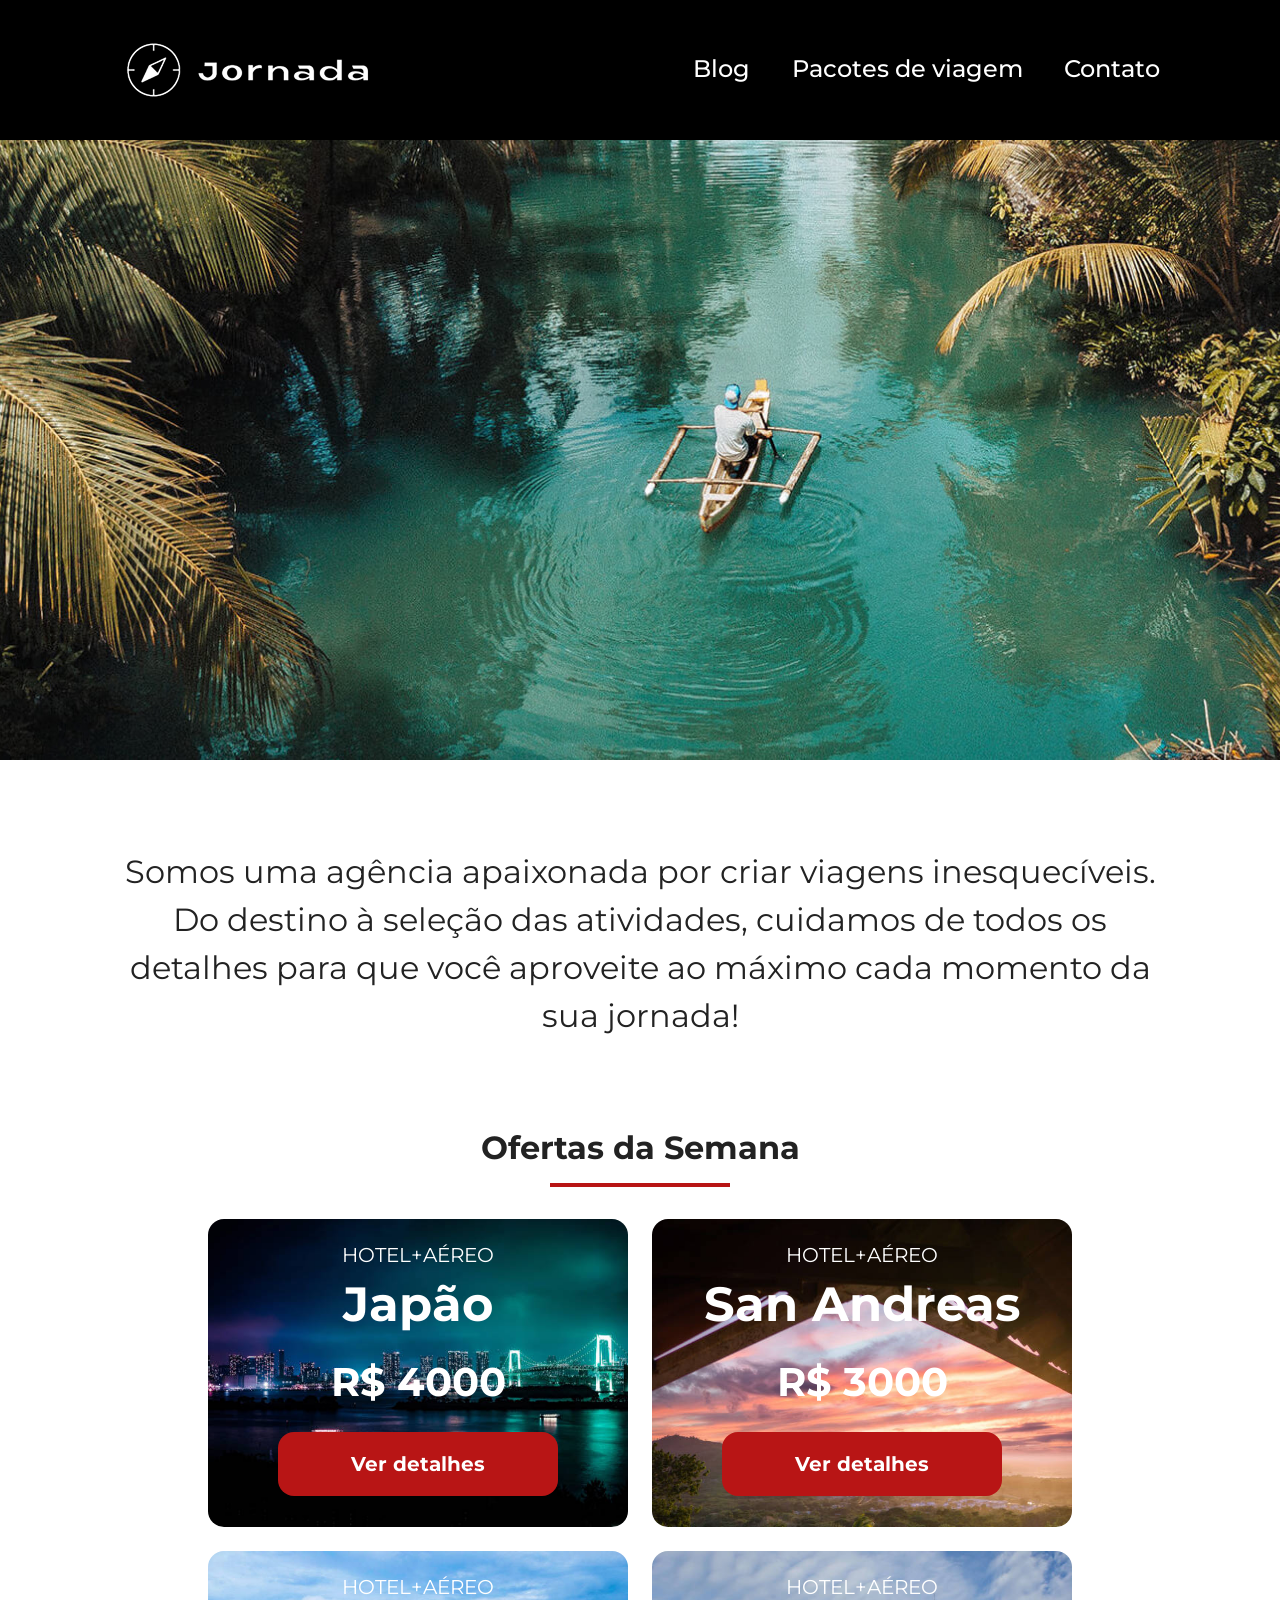
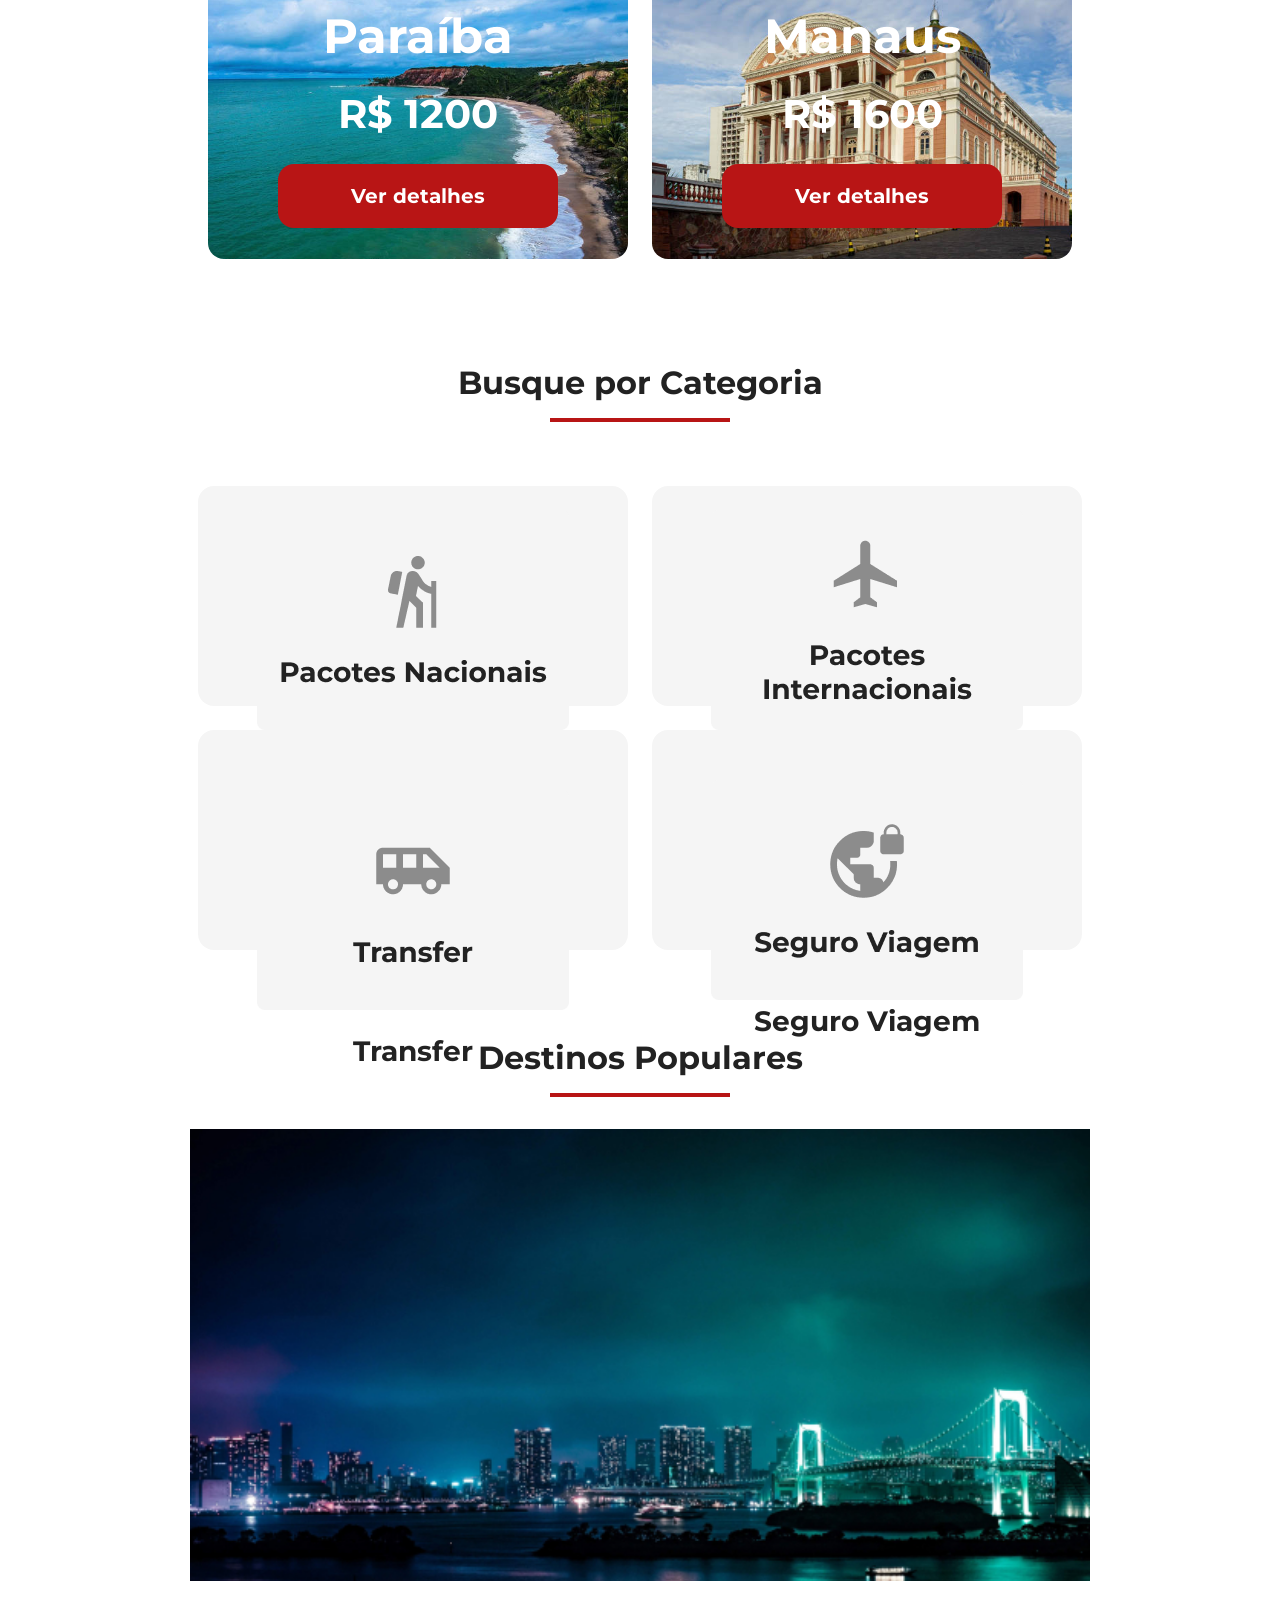
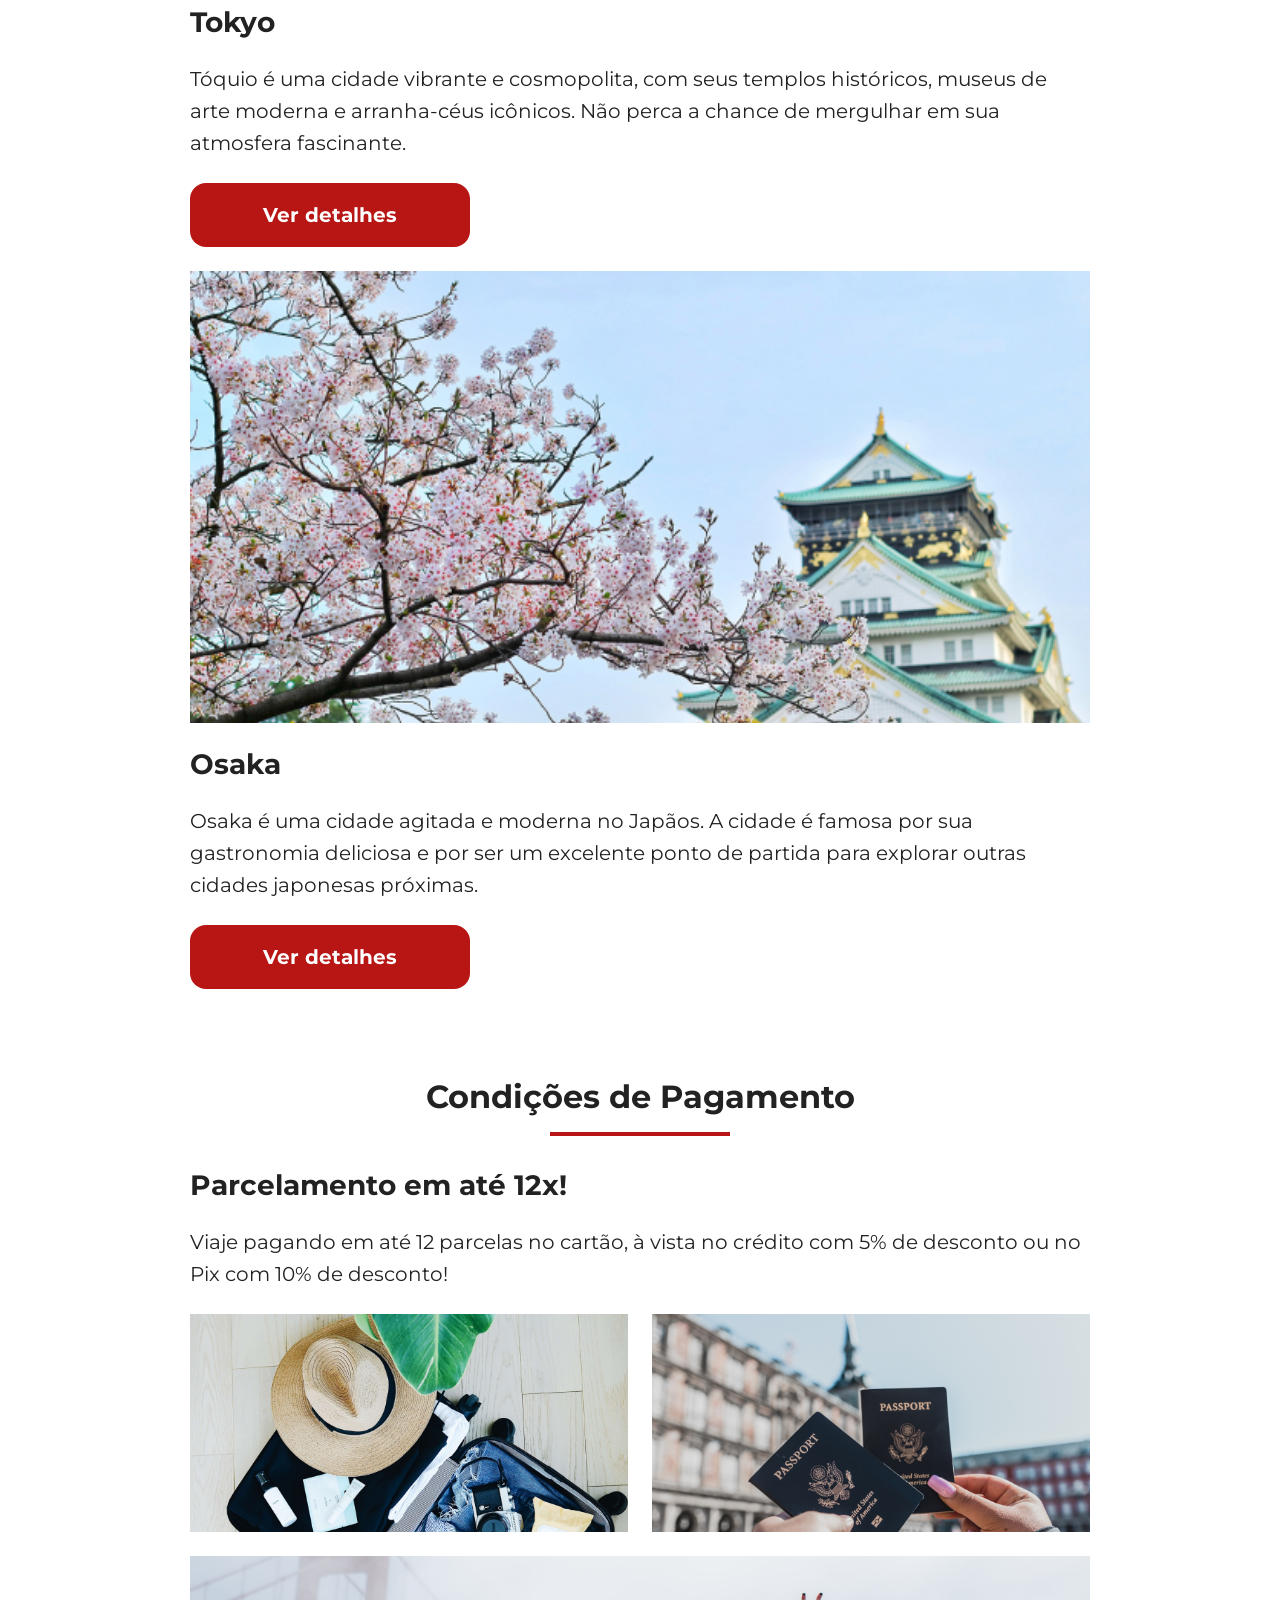
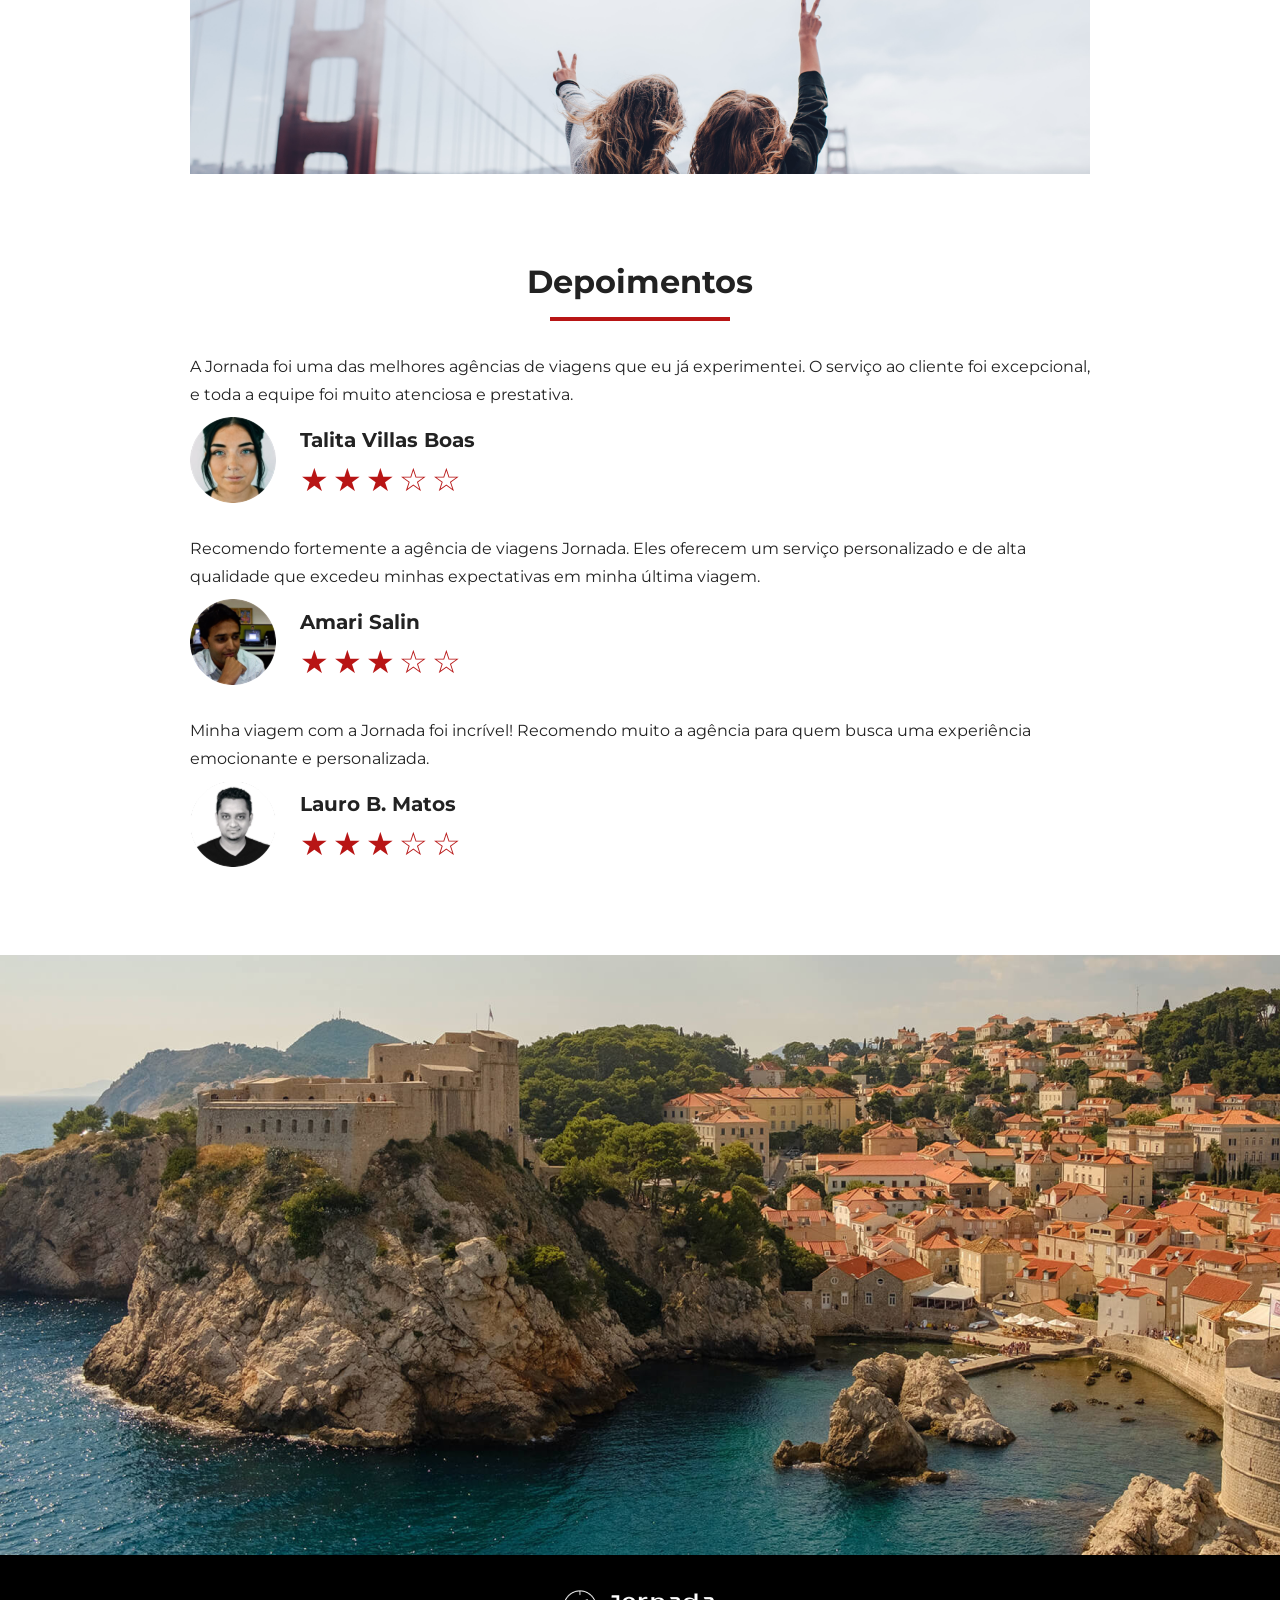
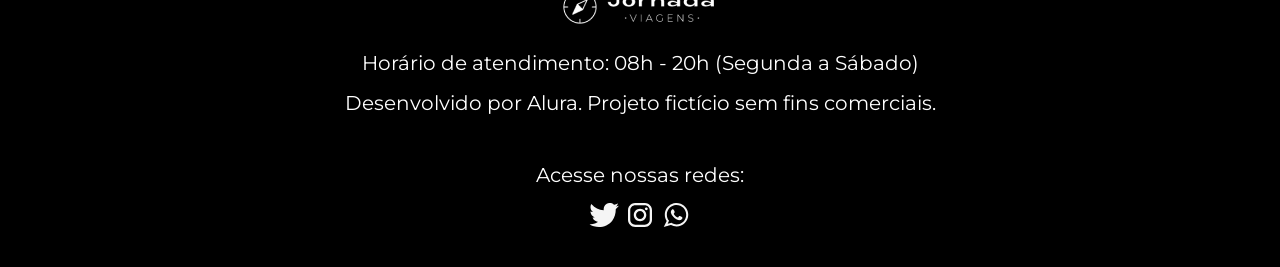
<file: index.html>
<!doctype html>
<html lang="pt-BR">
  <head>
    <meta charset="UTF-8" />
    <meta name="viewport" content="width=device-width, initial-scale=1.0" />
    <meta
      name="description"
      content="Jornada Viagens,uma agência apaixonada por criar viagens inesquecíveis"
    />

    <meta name="og:title" content="Jornada Viagens" />
    <meta
      name="og:description"
      content="Jornada Viagens,uma agência apaixonada por criar viagens inesquecíveis"
    />
    <meta
      name="og:image"
      content="https://mateus12.github.io/jornada-viagens/img/logo-footer.png"
    />
    <meta name="og:type" content="website" />
    <meta name="og:url" content="https://mateus12.github.io/jornada-viagens" />

    <link rel="icon" href="favicon-branco.png" type="image/png" />
    <link rel="stylesheet" href="./css/style.css" />

    <title>Jornada Viagens</title>
  </head>
  <body>
    <header class="main-header">
      <a class="logo" href="index.html" title="voltar para a página inicial">
        <img
          class="img-mobile"
          src="img/bussola-jornada-branco.png"
          alt="Bussola do logo Jornada Viagens na cor branca"
        />
        <img
          class="img-desktop"
          src="img/bussola-texto-jornada-branco.png"
          alt="Logo Jornada Viagens na cor branca"
        />
      </a>
      <div class="navigation-menu">
        <label for="menu">
          <img src="img/menu.png" alt="menu" />
        </label>
        <input type="checkbox" id="menu" hidden />
        <nav>
          <ul class="list-links">
            <li>
              <a href="blog.html" target="_blank" title="Acessar Blog">Blog</a>
            </li>
            <li>
              <a
                href="pacote-de-viagens.html"
                target="_blank"
                title="Acessar Pacotes de viagem"
                >Pacotes de viagem</a
              >
            </li>
            <li>
              <a href="contato.html" target="_blank" title="Acessar Contato"
                >Contato</a
              >
            </li>
          </ul>
        </nav>
      </div>
    </header>
    <section class="hero">
      <div class="hero-img"></div>
      <h2>
        Somos uma agência apaixonada por criar viagens inesquecíveis. Do destino
        à seleção das atividades, cuidamos de todos os detalhes para que você
        aproveite ao máximo cada momento da sua jornada!
      </h2>
    </section>
    <section class="offers">
      <div class="section-title">
        <h2>Ofertas da Semana</h2>
        <hr />
      </div>
      <div class="offers-cards">
        <article class="card japao">
          <header>
            <p>HOTEL+AÉREO</p>
            <h3>
              Japão <br />
              <span>R$ 4000</span>
            </h3>
          </header>
          <footer>
            <a href="#" class="button">Ver detalhes</a>
          </footer>
        </article>
        <article class="card san-andreas">
          <header>
            <p>HOTEL+AÉREO</p>
            <h3>
              San Andreas <br />
              <span>R$ 3000</span>
            </h3>
          </header>
          <footer>
            <a href="#" class="button">Ver detalhes</a>
          </footer>
        </article>
        <article class="card paraiba">
          <header>
            <p>HOTEL+AÉREO</p>
            <h3>
              Paraíba <br />
              <span>R$ 1200</span>
            </h3>
          </header>
          <footer>
            <a href="#" class="button">Ver detalhes</a>
          </footer>
        </article>
        <article class="card manaus">
          <header>
            <p>HOTEL+AÉREO</p>
            <h3>
              Manaus <br />
              <span>R$ 1600</span>
            </h3>
          </header>
          <footer>
            <a href="#" class="button">Ver detalhes</a>
          </footer>
        </article>
      </div>
    </section>
    <section class="categories">
      <div class="section-title">
        <h2>Busque por Categoria</h2>
        <hr />
      </div>
      <div class="categories-cards">
        <a
          class="card"
          href="#"
          target="_blank"
          title="Busque pela categoria Pacotes Nacionais"
        >
          <img
            src="img/icone-caminhada.png"
            alt="ícone cinza representando uma pessoa fazendo tracking"
          />
          <h3 class="content-title">
            Pacotes<br />
            Nacionais
          </h3>
        </a>

        <a
          class="card"
          href="#"
          target="_blank"
          title="Busque pela categoria Pacotes Internacionais"
        >
          <img
            src="img/icone-aviao.png"
            alt="ícone cinza representando um avião"
          />
          <h3 class="content-title">
            Pacotes <br />
            Internacionais
          </h3>
        </a>
        <a
          class="card single-line transfer"
          href="#"
          target="_blank"
          title="Busque pela categoria Transfer"
        >
          <img
            src="img/icone-onibus.png"
            alt="ícone cinza representando um ônibus"
          />
          <h3 class="content-title">Transfer</h3>
        </a>
        <a
          class="card single-line"
          href="#"
          target="_blank"
          title="Busque pela categoria Seguro Viagem"
        >
          <img
            src="img/icone-planeta.png"
            alt="ícone cinza representando o planeta terra com um cadeado"
          />
          <h3 class="content-title">Seguro Viagem</h3>
        </a>
      </div>
    </section>
    <section class="destinations">
      <div class="section-title">
        <h2>Destinos Populares</h2>
        <hr />
      </div>
      <div class="destination-items">
        <article class="item tokyo">
          <header>
            <div class="img-item"></div>
            <h3 class="content-title">Tokyo</h3>
          </header>
          <p class="content-text">
            Tóquio é uma cidade vibrante e cosmopolita, com seus templos
            históricos, museus de arte moderna e arranha-céus icônicos. Não
            perca a chance de mergulhar em sua atmosfera fascinante.
          </p>
          <footer>
            <a
              href="#"
              class="button"
              target="_blank"
              title="Veja mais detalhes do destino Tokyo"
              >Ver detalhes</a
            >
          </footer>
        </article>
        <article class="item osaka">
          <header>
            <div class="img-item"></div>
            <h3 class="content-title">Osaka</h3>
          </header>
          <p class="content-text">
            Osaka é uma cidade agitada e moderna no Japãos. A cidade é famosa
            por sua gastronomia deliciosa e por ser um excelente ponto de
            partida para explorar outras cidades japonesas próximas.
          </p>
          <footer>
            <a
              href="#"
              class="button"
              target="_blank"
              title="Veja mais detalhes do destino Osaka"
              >Ver detalhes</a
            >
          </footer>
        </article>
      </div>
    </section>
    <section class="payments">
      <div class="section-title">
        <h2>Condições de Pagamento</h2>
        <hr />
      </div>
      <div class="content-container">
        <div class="text-content">
          <h3 class="content-title">Parcelamento em até 12x!</h3>
          <p class="content-text">
            Viaje pagando em até 12 parcelas no cartão, à vista no crédito com
            5% de desconto ou no Pix com 10% de desconto!
          </p>
        </div>
        <div class="image-gallery">
          <div class="image first"></div>
          <div class="image second"></div>
          <div class="image thirdy colspan-2"></div>
        </div>
      </div>
    </section>
    <section class="testimonials">
      <div class="section-title">
        <h2>Depoimentos</h2>
        <hr />
      </div>
      <div class="testimonial-container">
        <article>
          <header>
            <p>
              A Jornada foi uma das melhores agências de viagens que eu já
              experimentei. O serviço ao cliente foi excepcional, e toda a
              equipe foi muito atenciosa e prestativa.
            </p>
          </header>
          <footer>
            <img
              src="img/avatar-talita.png"
              alt="imagem de perfil da cliente Talita Villas Boas"
            />
            <div class="profile-content">
              <h3>Talita Villas Boas</h3>
              <div class="rating">
                <span class="star">★</span>
                <span class="star">★</span>
                <span class="star">★</span>
                <span class="star">☆</span>
                <span class="star">☆</span>
              </div>
            </div>
          </footer>
        </article>
        <article>
          <header>
            <p>
              Recomendo fortemente a agência de viagens Jornada. Eles oferecem
              um serviço personalizado e de alta qualidade que excedeu minhas
              expectativas em minha última viagem.
            </p>
          </header>
          <footer>
            <img
              src="img/avatar-amari.png"
              alt="imagem de perfil do cliente Amari Salin"
            />
            <div class="profile-content">
              <h3>Amari Salin</h3>
              <div class="rating">
                <span class="star">★</span>
                <span class="star">★</span>
                <span class="star">★</span>
                <span class="star">☆</span>
                <span class="star">☆</span>
              </div>
            </div>
          </footer>
        </article>
        <article>
          <header>
            <p>
              Minha viagem com a Jornada foi incrível! Recomendo muito a agência
              para quem busca uma experiência emocionante e personalizada.
            </p>
          </header>
          <footer>
            <img
              src="img/avatar-lauro.png"
              alt="imagem de perfil do cliente Lauro B. Matos"
            />
            <div class="profile-content">
              <h3>Lauro B. Matos</h3>
              <div class="rating">
                <span class="star">★</span>
                <span class="star">★</span>
                <span class="star">★</span>
                <span class="star">☆</span>
                <span class="star">☆</span>
              </div>
            </div>
          </footer>
        </article>
      </div>
    </section>
    <section class="bottom-hero">
      <div class="hero-img"></div>
    </section>
    <footer class="main-footer">
      <div class="footer-content">
        <img src="img/logo-footer.png" alt="logo completo Jornada Viagens" />
        <p>Horário de atendimento: 08h - 20h (Segunda a Sábado)</p>
        <p>Desenvolvido por Alura. Projeto fictício sem fins comerciais.</p>
      </div>
      <div class="footer-social">
        <p>Acesse nossas redes:</p>

        <a href="#" target="_blank" title="Acesse o Twitter do Jornada Viagens"
          ><img
            src="img/icone-twitter.svg"
            alt="icone do Twitter na cor branca"
        /></a>

        <a
          href="#"
          target="_blank"
          title="Acesse o Instagram do Jornada Viagens"
          ><img
            src="img/icone-instagram.svg"
            alt="icone do Instagram na cor branca"
        /></a>

        <a href="#" target="_blank" title="Entre em contato através do whatsapp"
          ><img
            src="img/icone-whatsapp.svg"
            alt="icone do whatsapp na cor branca"
        /></a>
      </div>
    </footer>
  </body>
</html>
</file>
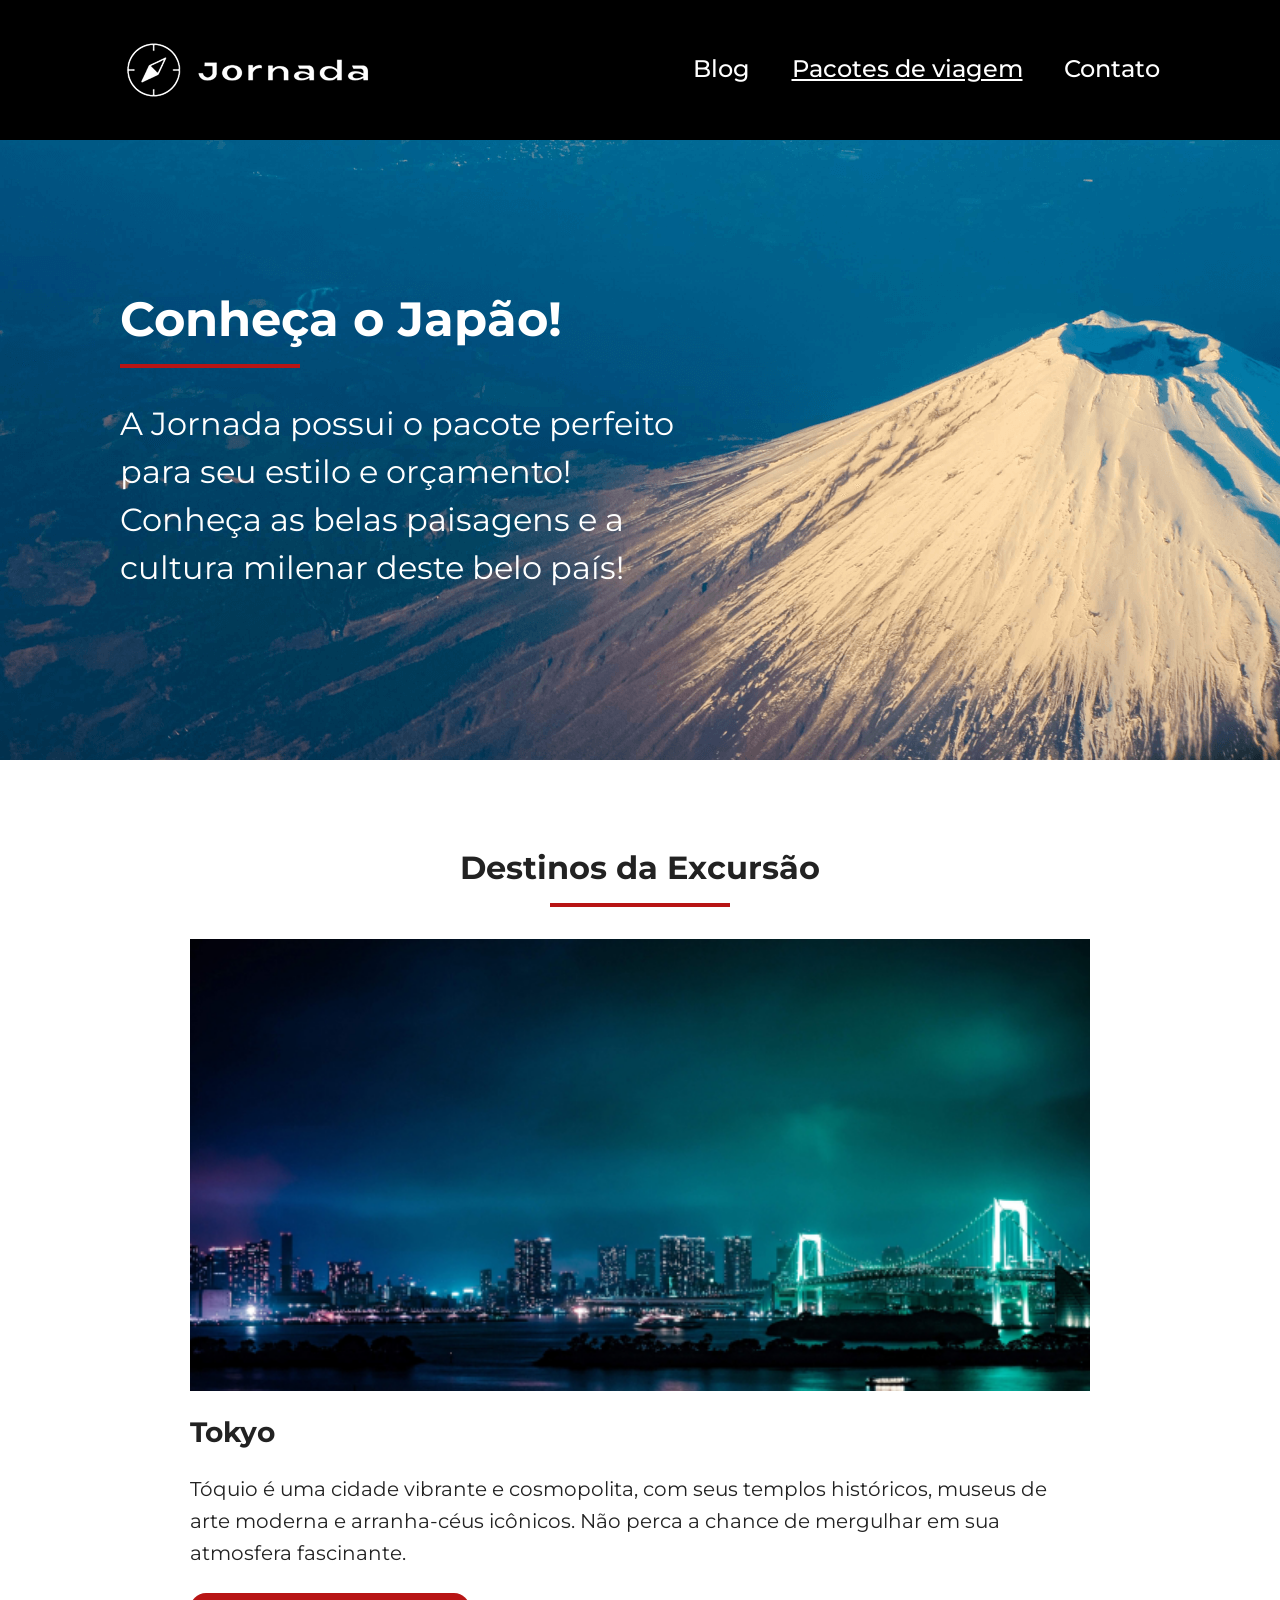
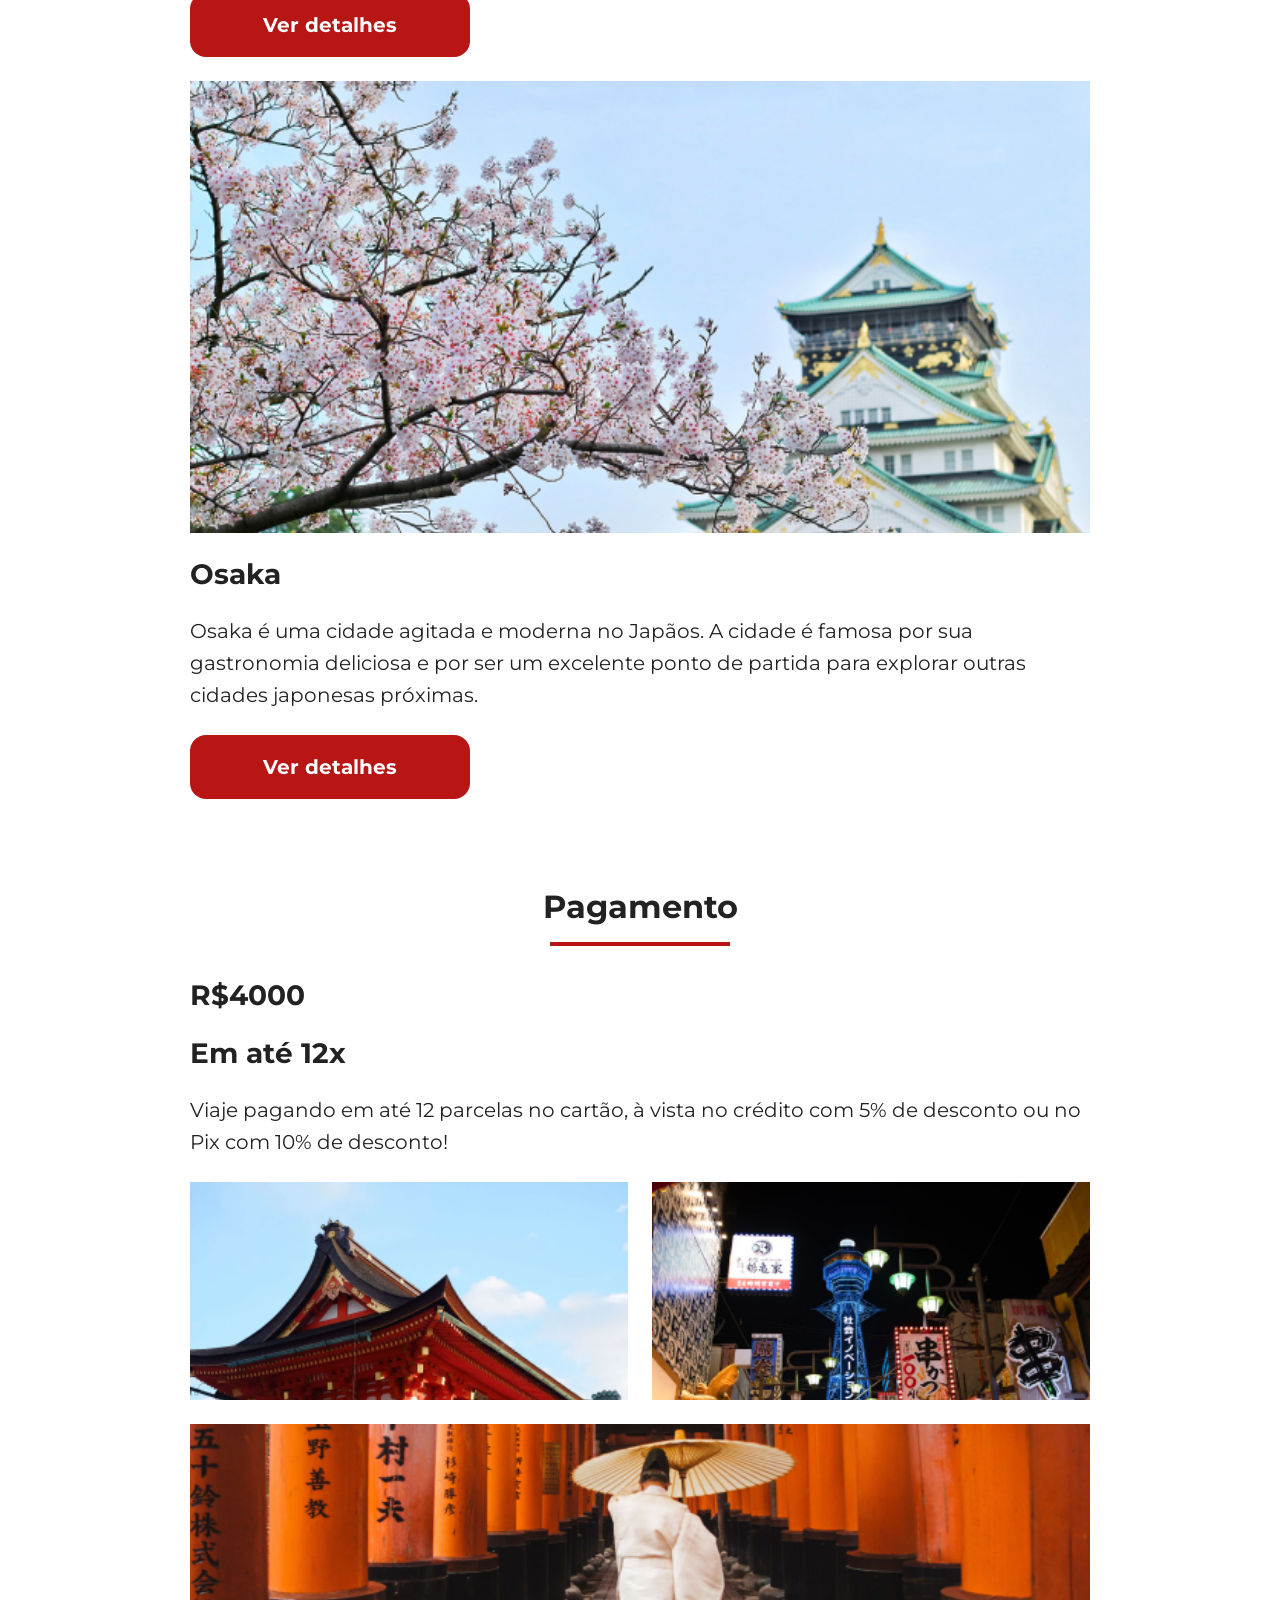
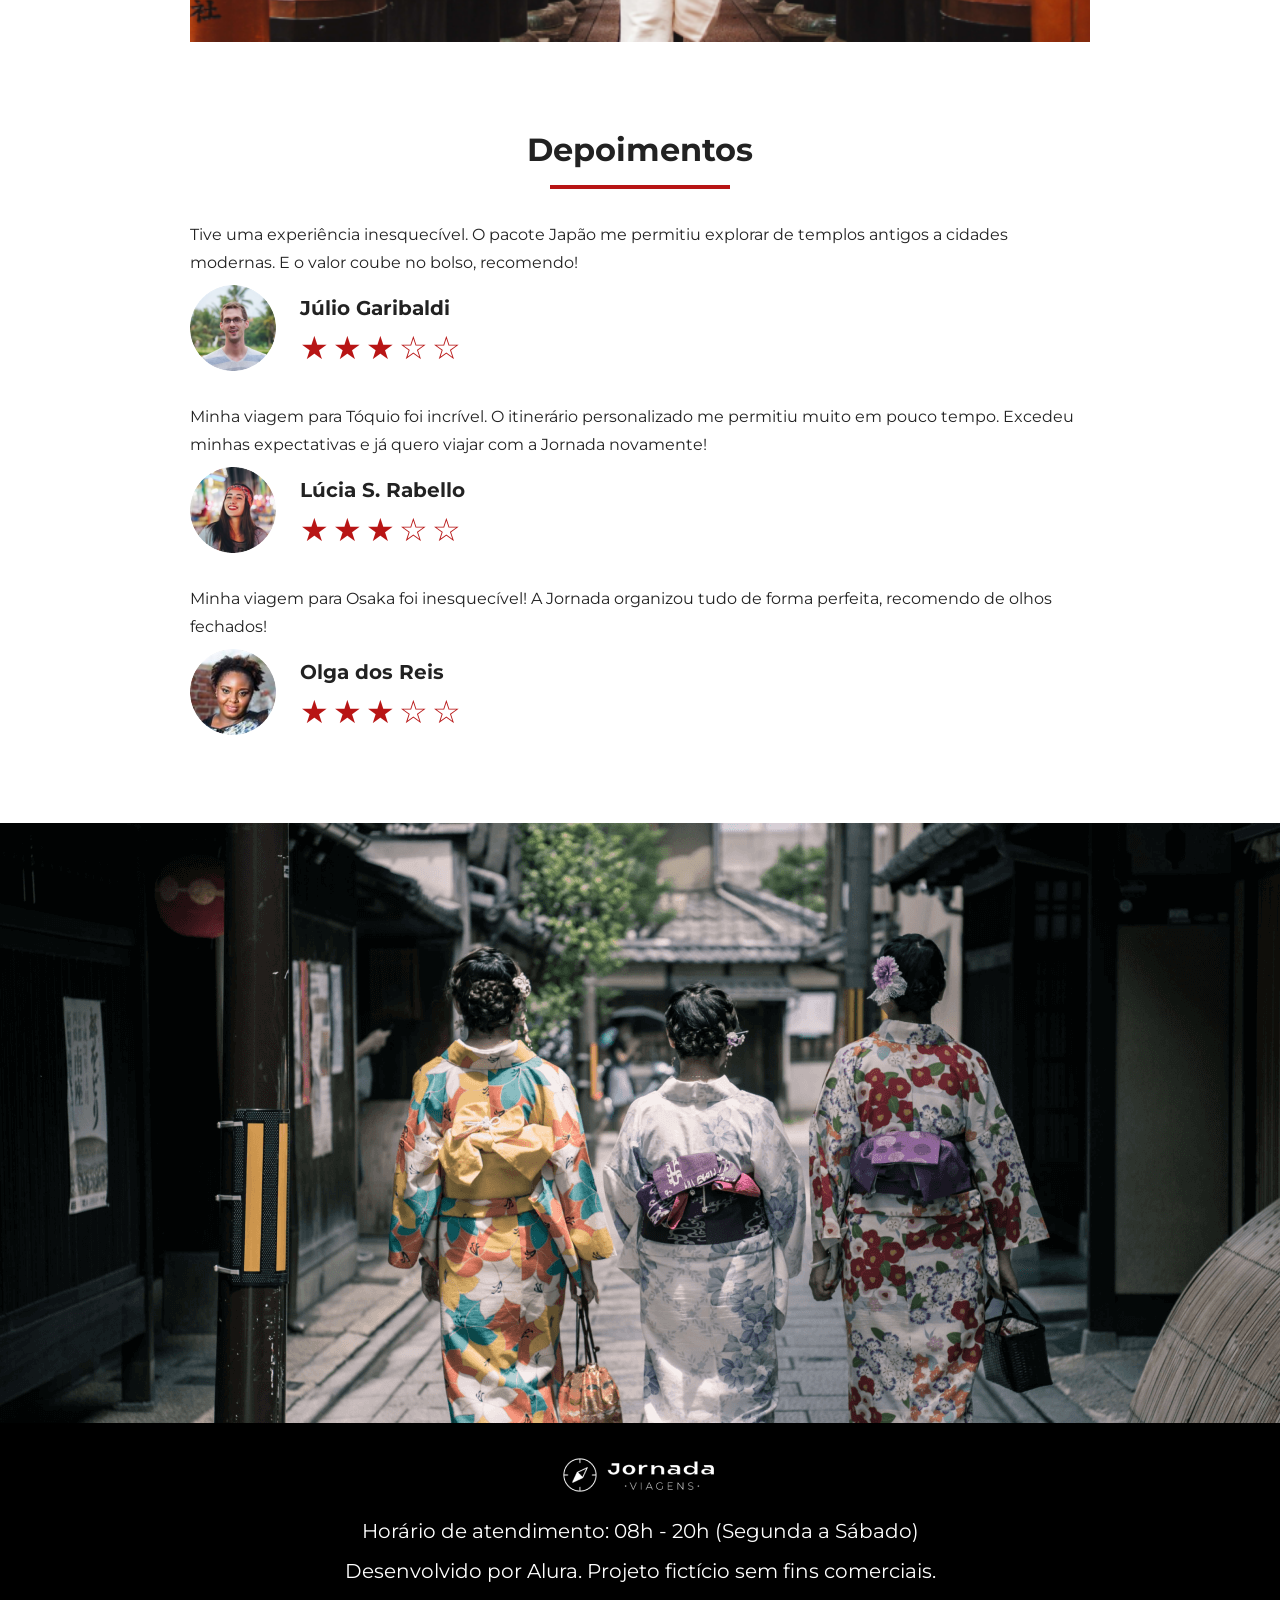
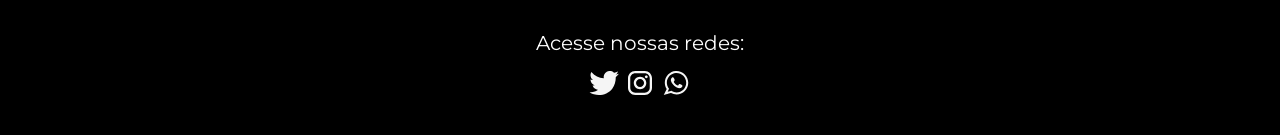
<file: pacote-de-viagens.html>
<!doctype html>
<html lang="pt-BR">
  <head>
    <meta charset="UTF-8" />
    <meta name="viewport" content="width=device-width, initial-scale=1.0" />
    <meta
      name="description"
      content="Jornada Viagens,uma agência apaixonada por criar viagens inesquecíveis"
    />

    <meta name="og:title" content="Jornada Viagens" />
    <meta
      name="og:description"
      content="Jornada Viagens,uma agência apaixonada por criar viagens inesquecíveis"
    />
    <meta
      name="og:image"
      content="https://mateus12.github.io/jornada-viagens/img/logo-footer.png"
    />
    <meta name="og:type" content="website" />
    <meta name="og:url" content="https://mateus12.github.io/jornada-viagens" />

    <link rel="icon" href="favicon-branco.png" type="image/png" />
    <link rel="stylesheet" href="./css/style.css" />

    <title>Jornada Viagens</title>
  </head>
  <body>
    <header class="main-header">
      <a class="logo" href="index.html" title="voltar para a página inicial">
        <img
          class="img-mobile"
          src="img/bussola-jornada-branco.png"
          alt="Bussola do logo Jornada Viagens na cor branca"
        />
        <img
          class="img-desktop"
          src="img/bussola-texto-jornada-branco.png"
          alt="Logo Jornada Viagens na cor branca"
        />
      </a>
      <div class="navigation-menu">
        <label for="menu">
          <img src="img/menu.png" alt="menu" />
        </label>
        <input type="checkbox" id="menu" hidden />
        <nav>
          <ul class="list-links">
            <li>
              <a href="blog.html" target="_blank" title="Acessar Blog">Blog</a>
            </li>
            <li>
              <a
                class="active"
                href="pacote-de-viagens.html"
                target="_blank"
                title="Acessar Pacotes de viagem"
                >Pacotes de viagem</a
              >
            </li>
            <li>
              <a href="contato.html" target="_blank" title="Acessar Contato"
                >Contato</a
              >
            </li>
          </ul>
        </nav>
      </div>
    </header>
    <section class="travel-packages hero">
      <div class="hero-img">
        <div class="hero-content">
          <h1>Conheça o Japão!</h1>
          <hr />
          <p>
            A Jornada possui o pacote perfeito para seu estilo e orçamento!
            Conheça as belas paisagens e a cultura milenar deste belo país!
          </p>
        </div>
      </div>
    </section>

    <section class="travel-packages destinations">
      <div class="section-title">
        <h2>Destinos da Excursão</h2>
        <hr />
      </div>
      <div class="destination-items">
        <article class="item tokyo">
          <header>
            <div class="img-item"></div>
            <h3 class="content-title">Tokyo</h3>
          </header>
          <p class="content-text">
            Tóquio é uma cidade vibrante e cosmopolita, com seus templos
            históricos, museus de arte moderna e arranha-céus icônicos. Não
            perca a chance de mergulhar em sua atmosfera fascinante.
          </p>
          <footer>
            <a
              href="#"
              class="button"
              target="_blank"
              title="Veja mais detalhes do destino Tokyo"
              >Ver detalhes</a
            >
          </footer>
        </article>
        <article class="item osaka">
          <header>
            <div class="img-item"></div>
            <h3 class="content-title">Osaka</h3>
          </header>
          <p class="content-text">
            Osaka é uma cidade agitada e moderna no Japãos. A cidade é famosa
            por sua gastronomia deliciosa e por ser um excelente ponto de
            partida para explorar outras cidades japonesas próximas.
          </p>
          <footer>
            <a
              href="#"
              class="button"
              target="_blank"
              title="Veja mais detalhes do destino Osaka"
              >Ver detalhes</a
            >
          </footer>
        </article>
      </div>
    </section>
    <section class="travel-packages payments">
      <div class="section-title">
        <h2>Pagamento</h2>
        <hr />
      </div>
      <div class="content-container">
        <div class="text-content">
          <h3 class="content-title">R$4000</h3>
          <h3 class="content-title">Em até 12x</h3>

          <p class="content-text">
            Viaje pagando em até 12 parcelas no cartão, à vista no crédito com
            5% de desconto ou no Pix com 10% de desconto!
          </p>
        </div>
        <div class="image-gallery">
          <div class="image first"></div>
          <div class="image second"></div>
          <div class="image thirdy colspan-2"></div>
        </div>
      </div>
    </section>
    <section class="testimonials">
      <div class="section-title">
        <h2>Depoimentos</h2>
        <hr />
      </div>
      <div class="testimonial-container">
        <article>
          <header>
            <p>
              Tive uma experiência inesquecível. O pacote Japão me permitiu
              explorar de templos antigos a cidades modernas. E o valor coube no
              bolso, recomendo!
            </p>
          </header>
          <footer>
            <img
              src="img/travel-packages/avatar-julio.png"
              alt="imagem de perfil do cliente Júlio Garibaldi"
            />
            <div class="profile-content">
              <h3>Júlio Garibaldi</h3>
              <div class="rating">
                <span class="star">★</span>
                <span class="star">★</span>
                <span class="star">★</span>
                <span class="star">☆</span>
                <span class="star">☆</span>
              </div>
            </div>
          </footer>
        </article>
        <article>
          <header>
            <p>
              Minha viagem para Tóquio foi incrível. O itinerário personalizado
              me permitiu muito em pouco tempo. Excedeu minhas expectativas e já
              quero viajar com a Jornada novamente!
            </p>
          </header>
          <footer>
            <img
              src="img/travel-packages/avatar-lucia.png"
              alt="imagem de perfil da cliente Lúcia S. Rabello"
            />
            <div class="profile-content">
              <h3>Lúcia S. Rabello</h3>
              <div class="rating">
                <span class="star">★</span>
                <span class="star">★</span>
                <span class="star">★</span>
                <span class="star">☆</span>
                <span class="star">☆</span>
              </div>
            </div>
          </footer>
        </article>
        <article>
          <header>
            <p>
              Minha viagem para Osaka foi inesquecível! A Jornada organizou tudo
              de forma perfeita, recomendo de olhos fechados!
            </p>
          </header>
          <footer>
            <img
              src="img/travel-packages/avatar-olga.png"
              alt="imagem de perfil da cliente Olga dos Reis"
            />
            <div class="profile-content">
              <h3>Olga dos Reis</h3>
              <div class="rating">
                <span class="star">★</span>
                <span class="star">★</span>
                <span class="star">★</span>
                <span class="star">☆</span>
                <span class="star">☆</span>
              </div>
            </div>
          </footer>
        </article>
      </div>
    </section>
    <section class="travel-packages bottom-hero">
      <div class="hero-img"></div>
    </section>
    <footer class="main-footer">
      <div class="footer-content">
        <img src="img/logo-footer.png" alt="logo completo Jornada Viagens" />
        <p>Horário de atendimento: 08h - 20h (Segunda a Sábado)</p>
        <p>Desenvolvido por Alura. Projeto fictício sem fins comerciais.</p>
      </div>
      <div class="footer-social">
        <p>Acesse nossas redes:</p>

        <a href="#" target="_blank" title="Acesse o Twitter do Jornada Viagens"
          ><img
            src="img/icone-twitter.svg"
            alt="icone do Twitter na cor branca"
        /></a>

        <a
          href="#"
          target="_blank"
          title="Acesse o Instagram do Jornada Viagens"
          ><img
            src="img/icone-instagram.svg"
            alt="icone do Instagram na cor branca"
        /></a>

        <a href="#" target="_blank" title="Entre em contato através do whatsapp"
          ><img
            src="img/icone-whatsapp.svg"
            alt="icone do whatsapp na cor branca"
        /></a>
      </div>
    </footer>
  </body>
</html>
</file>
<file: css/style.css>
@import url(global.css);
@import url(header.css);
@import url(hero.css);
@import url(offers.css);
@import url(categories.css);
@import url(destinations.css);
@import url(payments.css);
@import url(testimonials.css);
@import url(footer.css);
</file>
